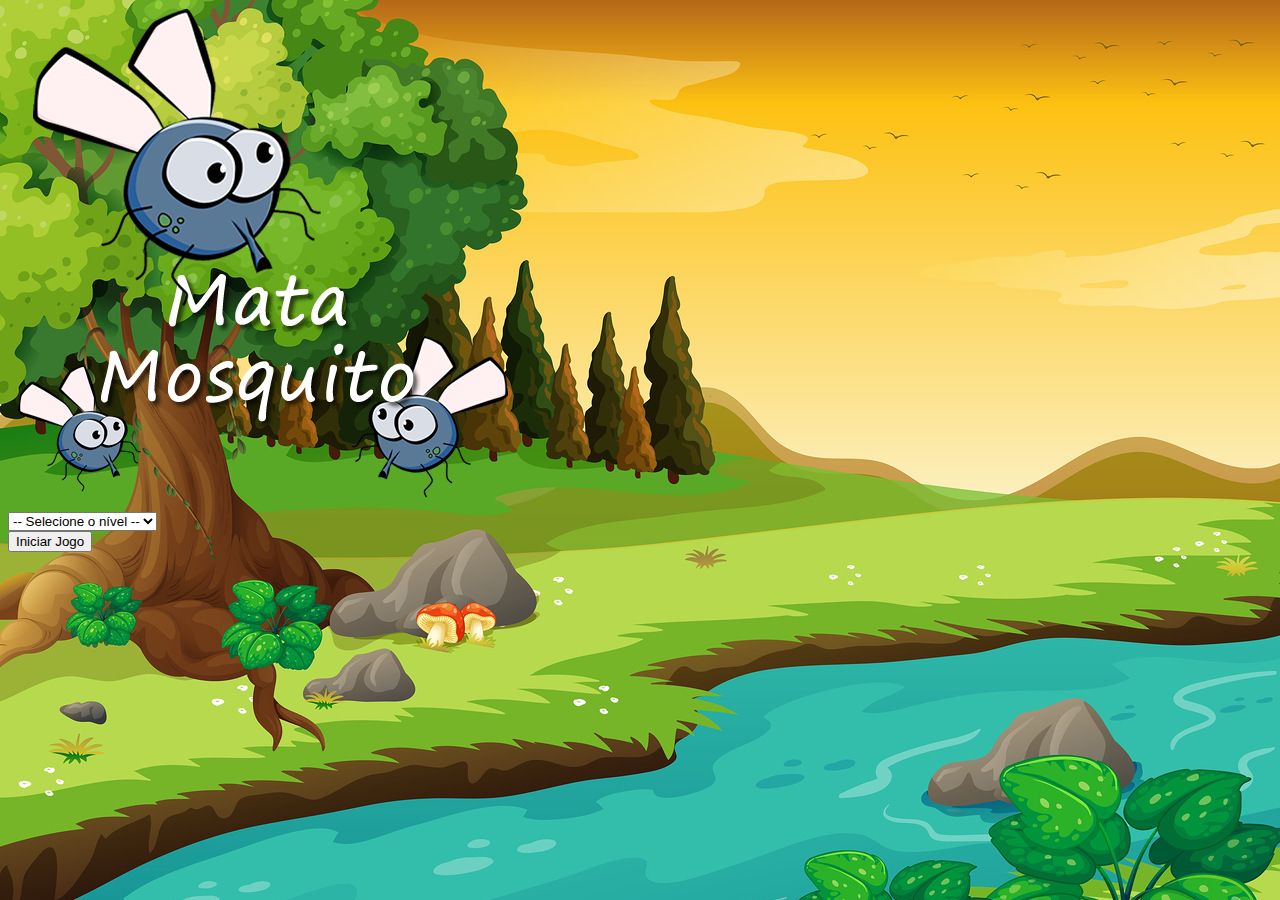
<file: index.html>
<!DOCTYPE html>
<html lang="pt-br">
        <head>
            <title>Título da página</title>
            <meta charset="UTF-8" />
            <!-- CSS only -->
            <link href="https://cdn.jsdelivr.net/npm/bootstrap@5.2.3/dist/css/bootstrap.min.css" rel="stylesheet" integrity="sha384-rbsA2VBKQhggwzxH7pPCaAqO46MgnOM80zW1RWuH61DGLwZJEdK2Kadq2F9CUG65" crossorigin="anonymous" />
            <link rel="stylesheet" href="estilo.css"/>

            <script>
                function iniciarJogo(){
                    var nivel = document.getElementById('nivel').value
                    
                    if(nivel === '') {
                        alert('Selecione um nivel para iniciar o jogo')
                        return false
                    }
                    window.location.href = "app.html?" + nivel
                }
            </script>

        </head>
        <body >
            
            <div class="'container">
                <div class="row">
                    <div class="col">
                        <div class="d-flex justify-content-center">
                            <img src="imagens/game.png" /> 
                        </div>
                    </div>
                </div>

                <div class="row">
                    <div class="col">
                        <div class="d-flex justify-content-center">
                            <div class="mb-2">
                                <select class="form-control" id="nivel">
                                    <option value="">-- Selecione o nível --</option>
                                    <option value="facil">Facil</option>
                                    <option value="normal">Normal</option>
                                    <option value="dificil">Difícil</option>
                                </select>
                            </div>
                        </div>
                    </div>
                </div>

                <div class="row">
                    <div class="col">
                        <div class="d-flex justify-content-center">
                            <button type="button" class="btn btn-danger btn-lg" onclick="iniciarJogo()">Iniciar Jogo</button>
                        </div>
                        
                    </div>

                </div>

            </div>

        </body>
</html>
</file>
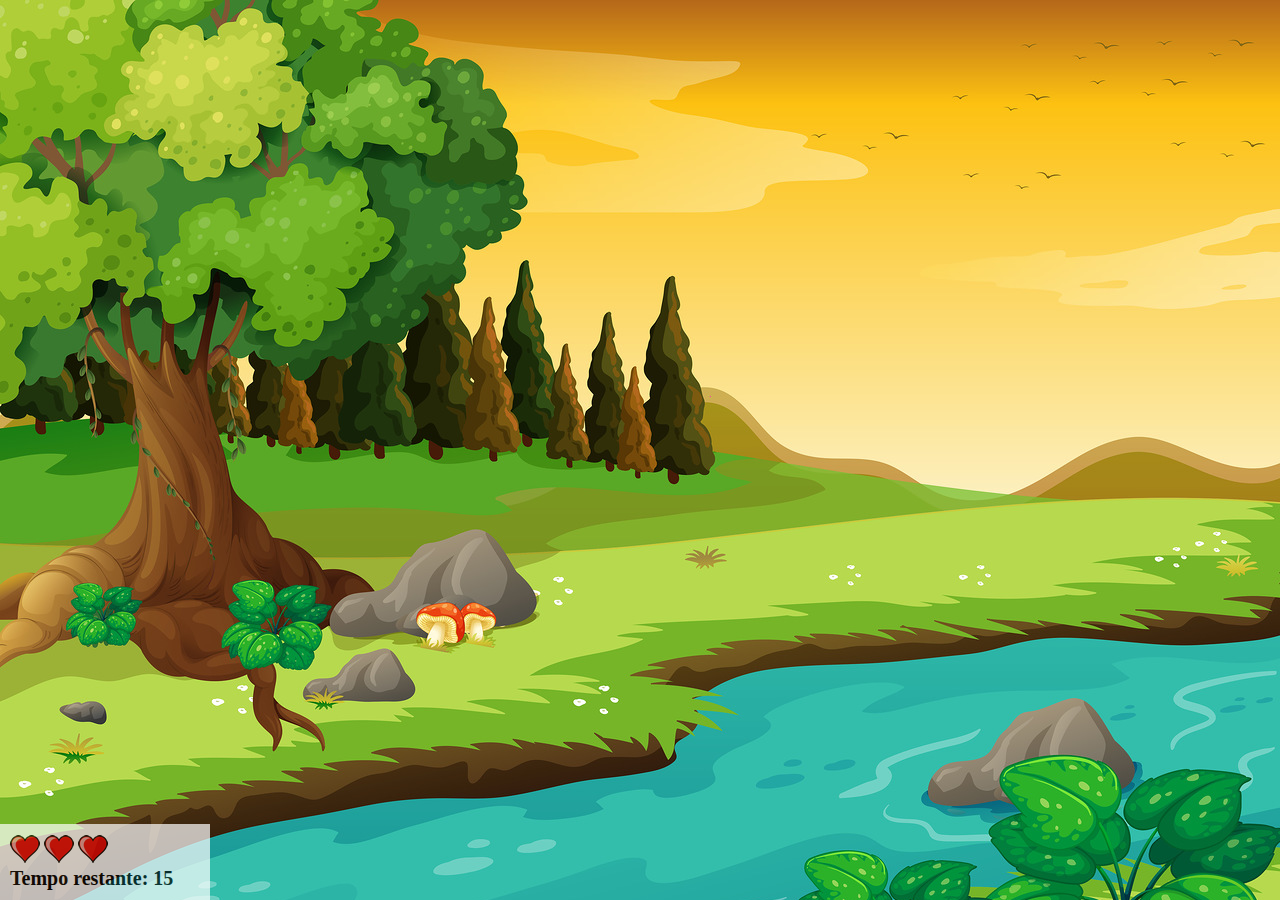
<file: app.html>
<!DOCTYPE html>
<html lang="pt-br">
    <head>
        <title>Título da página</title>
        <meta charset="UTF-8" />

        <link rel="stylesheet" href="estilo.css" />

        <script src="jogo.js"></script>
    </head>

    <body onresize="ajustaTamanhoPalcoJogo()">
       
        <div class="painel">
            <div class="vidas">
              <img id="v1" src="imagens/coracao_cheio.png" />
              <img id="v2" src="imagens/coracao_cheio.png" />
              <img id="v3" src="imagens/coracao_cheio.png" />

            </div>
            <div class="cronometro">
              Tempo restante: <span id="cronometro"></span>
            </div>
        </div>
          
          <script>
            document.getElementById('cronometro').innerHTML = tempo

            var criaMosquito = setInterval(function(){
              posicaoRandomica()
            }, criaMosquitoTempo) 
          </script>
    </body>
</html>
</file>
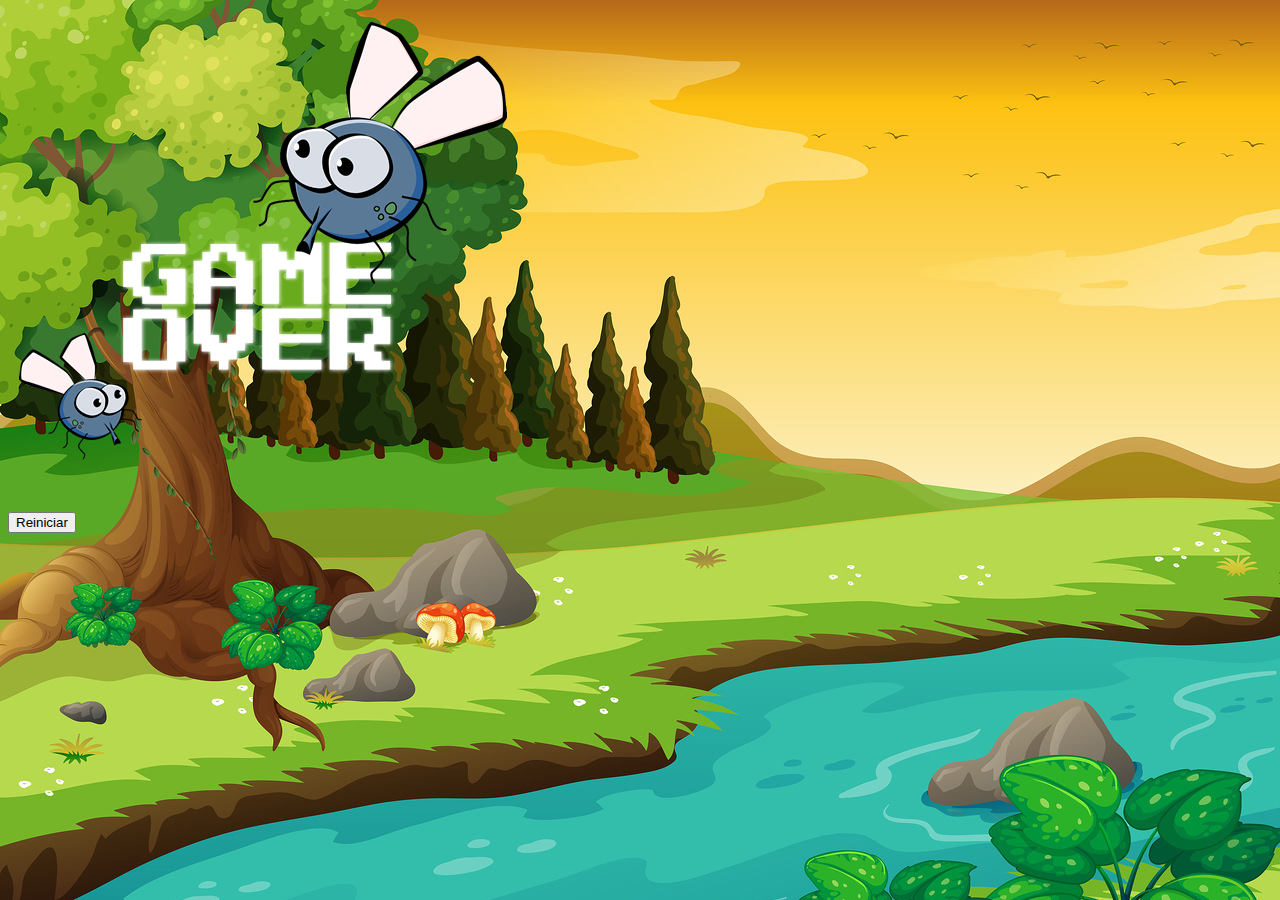
<file: fim_de_jogo.html>
<!DOCTYPE html>
<html lang="pt-br">
        <head>
            <title>Título da página</title>
            <meta charset="UTF-8" />
            <!-- CSS only -->
            <link href="https://cdn.jsdelivr.net/npm/bootstrap@5.2.3/dist/css/bootstrap.min.css" rel="stylesheet" integrity="sha384-rbsA2VBKQhggwzxH7pPCaAqO46MgnOM80zW1RWuH61DGLwZJEdK2Kadq2F9CUG65" crossorigin="anonymous" />
            <link rel="stylesheet" href="estilo.css"/>
        </head>
        <body >
            
            <div class="'container">
                <div class="row">
                    <div class="col">
                        <div class="d-flex justify-content-center">
                            <img src="imagens/game_over.png" /> 
                        </div>
                        
                    </div>

                </div>

                <div class="row">
                    <div class="col">
                        <div class="d-flex justify-content-center">
                            <button type="button" class="btn btn-dark btn-lg" onclick="window.location.href = 'index.html' ">Reiniciar</button>
                        </div>
                        
                    </div>

                </div>

            </div>

        </body>
</html>
</file>
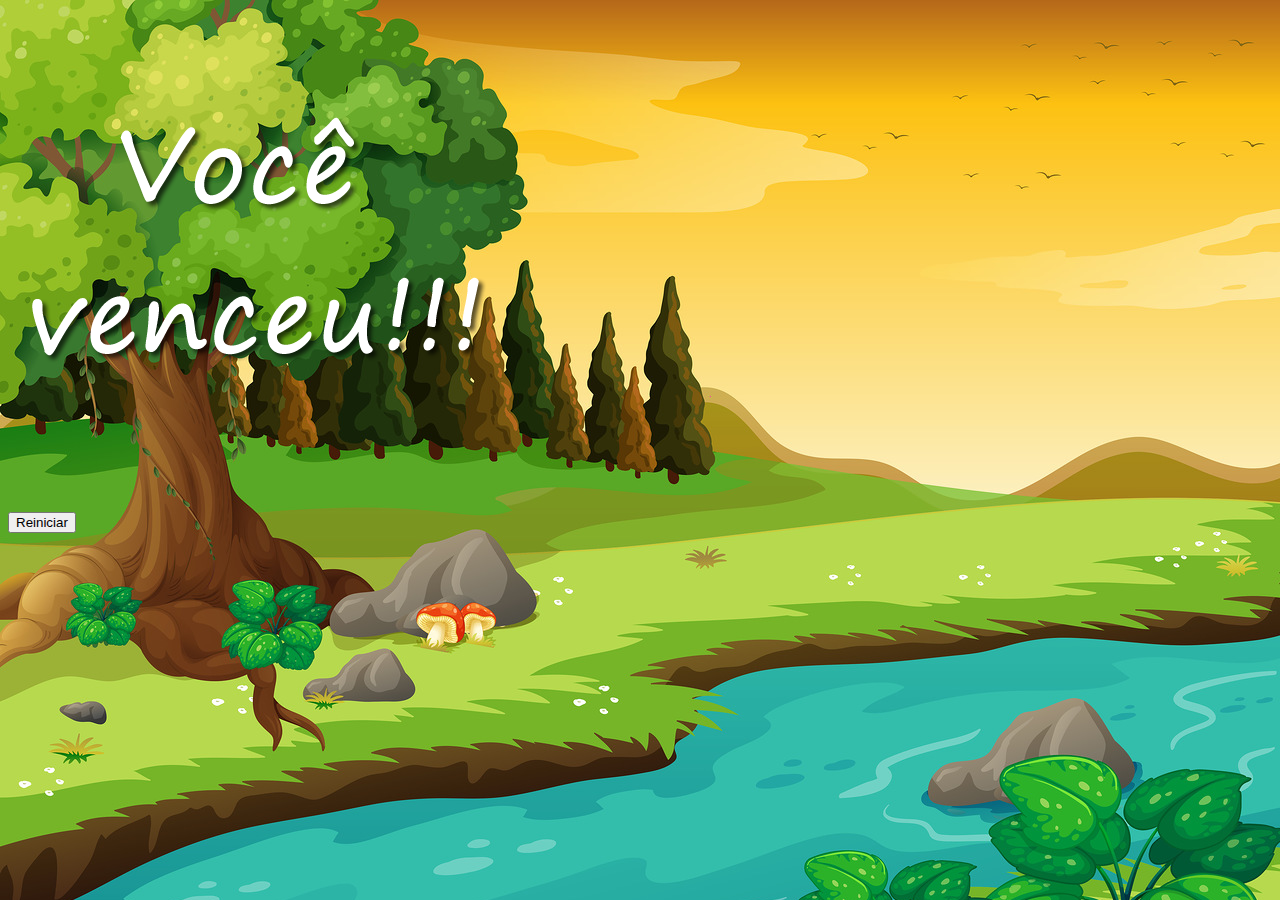
<file: vitoria.html>
<!DOCTYPE html>
<html lang="pt-br">
        <head>
            <title>Título da página</title>
            <meta charset="UTF-8" />
            <!-- CSS only -->
            <link href="https://cdn.jsdelivr.net/npm/bootstrap@5.2.3/dist/css/bootstrap.min.css" rel="stylesheet" integrity="sha384-rbsA2VBKQhggwzxH7pPCaAqO46MgnOM80zW1RWuH61DGLwZJEdK2Kadq2F9CUG65" crossorigin="anonymous" />
            <link rel="stylesheet" href="estilo.css"/>
        </head>
        <body >
            
            <div class="'container">
                <div class="row">
                    <div class="col">
                        <div class="d-flex justify-content-center">
                            <img src="imagens/vitoria.png" /> 
                        </div>
                        
                    </div>

                </div>

                <div class="row">
                    <div class="col">
                        <div class="d-flex justify-content-center">
                            <button type="button" class="btn btn-dark btn-lg" onclick="window.location.href = 'index.html' ">Reiniciar</button>
                        </div>
                        
                    </div>

                </div>

            </div>

        </body>
</html>
</file>
<file: estilo.css>
html {
    cursor: url(imagens/mata_mosquito.png) 30 30, auto;
}
body {
    background-image: url(imagens/bg.jpg);
    background-repeat: no-repeat;
    background-size: 100%;
    
}

.mosquito1 {
    width: 50px;
    height: 50px;
}
.mosquito2 {
    width: 70px;
    height: 70px;
}
.mosquito3 {
    width: 90px;
    height: 90px;
}

.ladoA {
    transform: scalex(1);
}
.ladoB {
    transform: scalex(-1);   
}

.painel {
    position: absolute;
    width: 190px;
    padding: 10px;
    left: 0px;
    bottom: 0px;
    border-top: solid 1px #fff;
    background-color: #fff;
    opacity: 0.7;
}

.vidas {
    float: left;
}

.cronometro {
    float: left;
    font-size: 20px;
    font-weight: bold;
}
</file>
